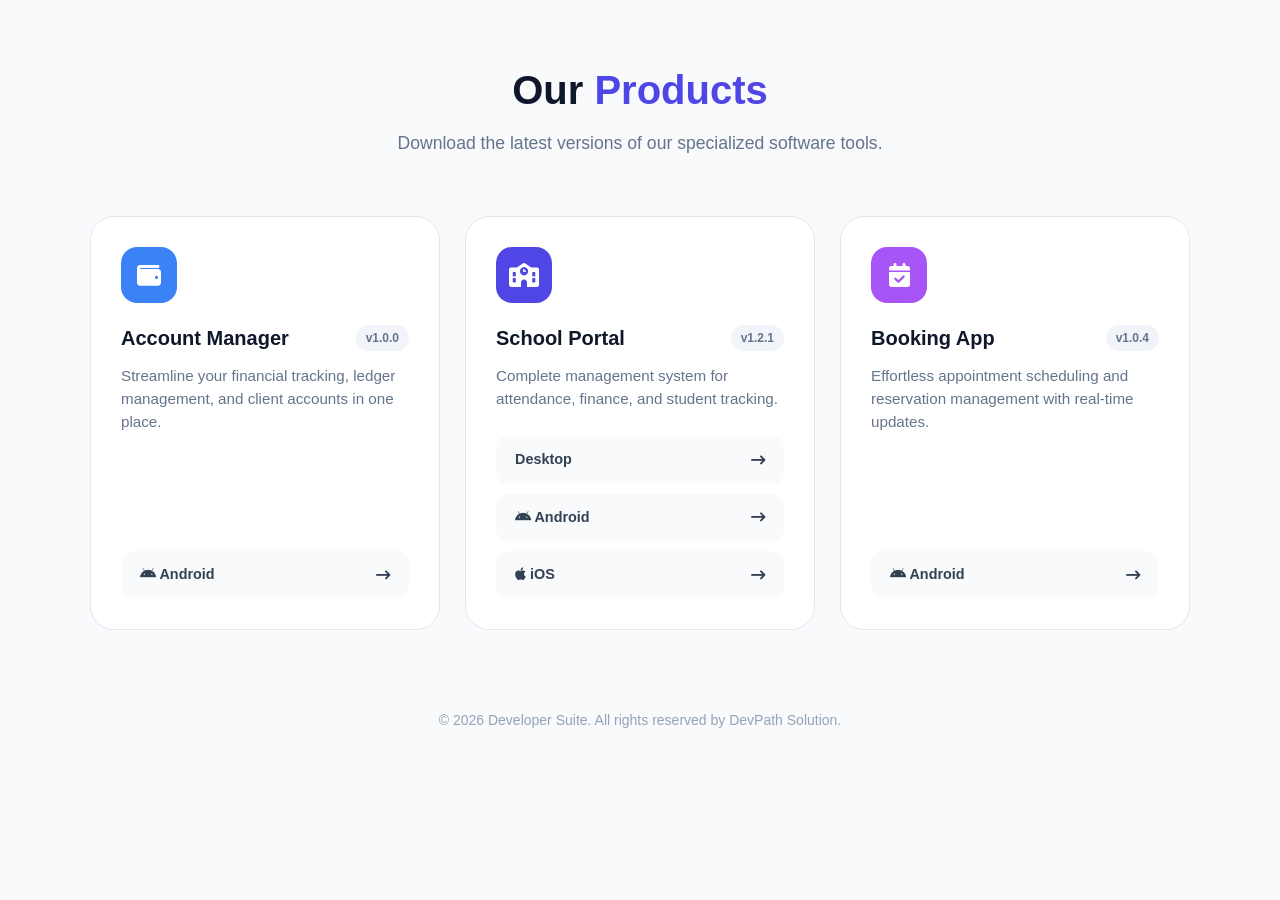
<file: DevPathProducts/index.html>
<!DOCTYPE html>
<html lang="en">
<head>
    <meta charset="UTF-8">
    <meta name="viewport" content="width=device-width, initial-scale=1.0">
    <title>Product Downloads | Developer Suite</title>
    <style>
        :root {
            --primary: #4f46e5;
            --bg-light: #f8fafc;
            --text-dark: #0f172a;
            --text-muted: #64748b;
            --white: #ffffff;
        }

        * { margin: 0; padding: 0; box-sizing: border-box; }

        body {
            font-family: 'Inter', -apple-system, sans-serif;
            background-color: var(--bg-light);
            color: var(--text-dark);
            line-height: 1.5;
            padding: 60px 20px;
        }

        .container { max-width: 1100px; margin: 0 auto; }

        header { text-align: center; margin-bottom: 60px; }
        header h1 { font-size: 2.5rem; font-weight: 800; margin-bottom: 10px; }
        header h1 span { color: var(--primary); }
        header p { color: var(--text-muted); font-size: 1.1rem; }

        #product-grid {
            display: grid;
            grid-template-columns: repeat(auto-fit, minmax(320px, 1fr));
            gap: 25px;
        }

        .card {
            background: var(--white);
            border: 1px solid #e2e8f0;
            padding: 30px;
            border-radius: 24px;
            transition: all 0.3s ease;
            display: flex;
            flex-direction: column;
        }

        .card:hover {
            transform: translateY(-5px);
            box-shadow: 0 20px 25px -5px rgba(0, 0, 0, 0.1);
        }

        .icon-box {
            width: 56px;
            height: 56px;
            border-radius: 16px;
            display: flex;
            align-items: center;
            justify-content: center;
            font-size: 24px;
            color: white;
            margin-bottom: 20px;
        }

        .card-header {
            display: flex;
            justify-content: space-between;
            align-items: center;
            margin-bottom: 12px;
        }

        .card-header h3 { font-size: 1.25rem; font-weight: 700; }

        .version-tag {
            font-size: 0.75rem;
            background: #f1f5f9;
            padding: 4px 10px;
            border-radius: 99px;
            color: var(--text-muted);
            font-weight: 600;
        }

        .description {
            color: var(--text-muted);
            font-size: 0.95rem;
            margin-bottom: 25px;
            flex-grow: 1;
        }

        .btn-group { display: flex; flex-direction: column; gap: 10px; }

        .btn {
            text-decoration: none;
            display: flex;
            align-items: center;
            justify-content: space-between;
            padding: 12px 18px;
            background: #f8fafc;
            border-radius: 12px;
            color: #334155;
            font-weight: 600;
            font-size: 0.9rem;
            transition: all 0.2s ease;
            border: 1px solid transparent;
        }

        .btn:hover {
            background: var(--primary);
            color: white;
        }

        footer { text-align: center; margin-top: 80px; color: #94a3b8; font-size: 0.875rem; }
    </style>
    <link rel="stylesheet" href="https://cdnjs.cloudflare.com/ajax/libs/font-awesome/6.4.0/css/all.min.css">
</head>
<body>

    <div class="container">
        <header>
            <h1>Our <span>Products</span></h1>
            <p>Download the latest versions of our specialized software tools.</p>
        </header>

        <div id="product-grid">
            <!-- Content loaded via JavaScript -->
        </div>

        <footer>
            <p>© 2026 Developer Suite. All rights reserved by DevPath Solution.</p>
        </footer>
    </div>

    <script>
        async function loadProducts() {
            try {
                const response = await fetch('products.json');
                const products = await response.json();
                renderProducts(products);
            } catch (err) {
                console.error('Error loading products:', err);
            }
        }

        function renderProducts(products) {
            const grid = document.getElementById('product-grid');
            grid.innerHTML = products.map(product => `
                <div class="card">
                    <div class="icon-box" style="background-color: ${product.color}">
                        <i class="fa-solid ${product.icon}"></i>
                    </div>
                    <div class="card-header">
                        <h3>${product.name}</h3>
                        <span class="version-tag">v${product.version}</span>
                    </div>
                    <p class="description">${product.description}</p>
                    <div class="btn-group">
                        ${product.downloads.map(dl => `
                            <a href="${dl.url}" class="btn">
                                <span><i class="${dl.icon}"></i> ${dl.platform}</span>
                                <i class="fa-solid fa-arrow-right-long"></i>
                            </a>
                        `).join('')}
                    </div>
                </div>
            `).join('');
        }

        loadProducts();
    </script>
</body>
</html>
</file>
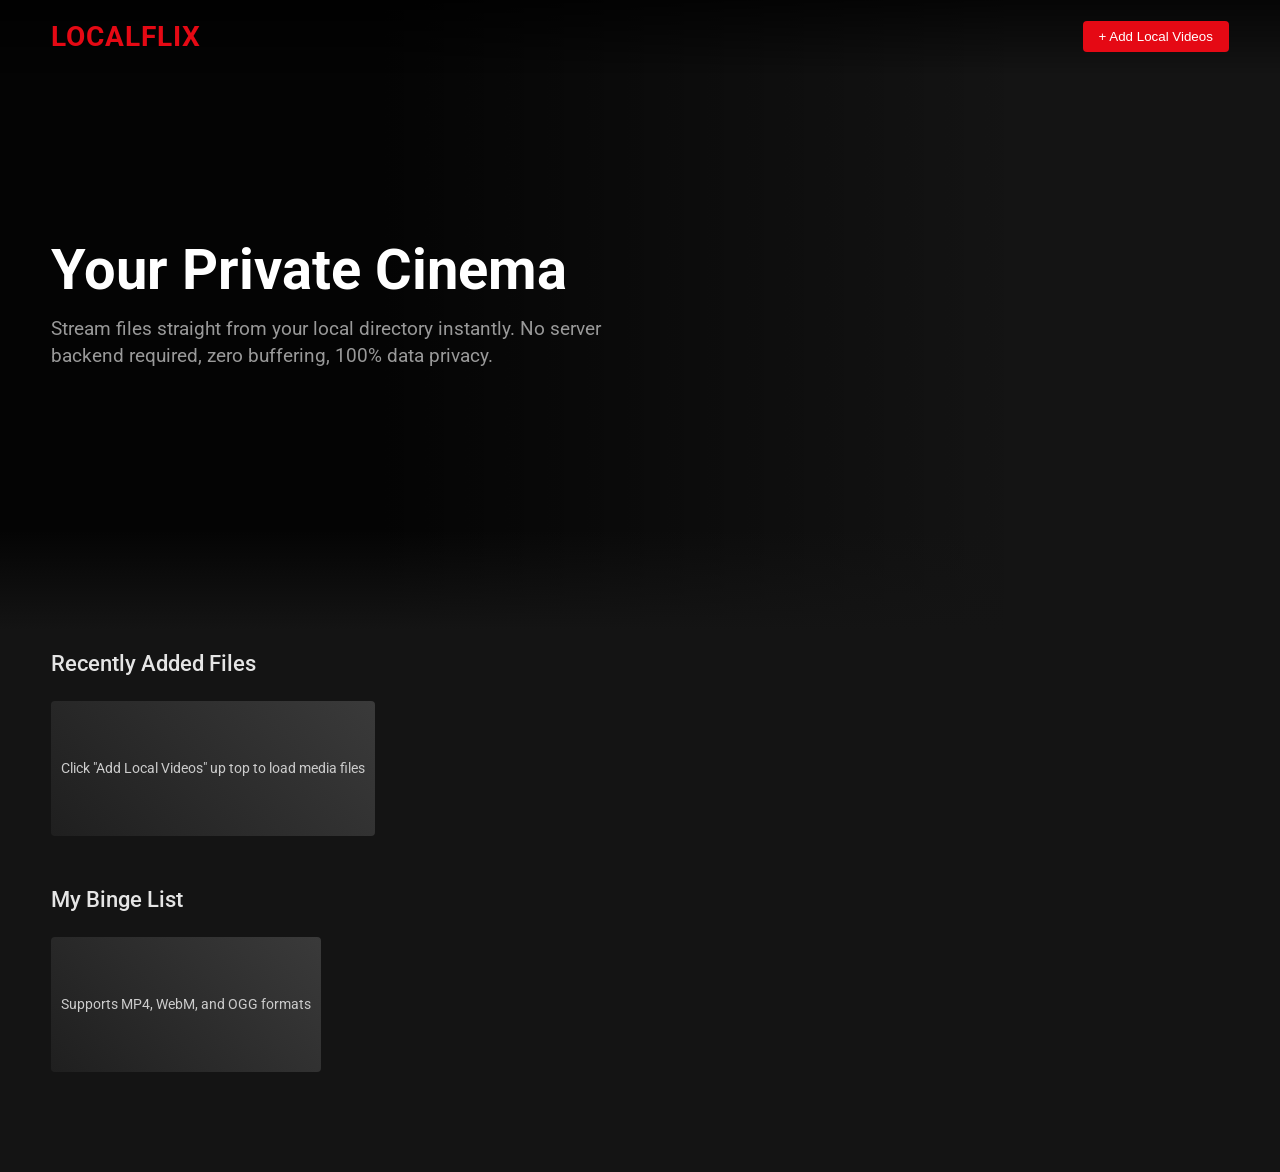
<file: MovieFlix/index.html>
<!DOCTYPE html>
<html lang="en">
<head>
    <meta charset="UTF-8">
    <meta name="viewport" content="width=device-width, initial-scale=1.0">
    <title>LocalFlix</title>
    <link href="https://fonts.googleapis.com/css2?family=Roboto:wght@300;400;500;700&display=swap" rel="stylesheet">
    <style>
        :root {
            --background-color: #141414;
            --text-color: #fff;
            --primary-red: #E50914;
            --card-width: 240px;
            --card-height: 135px;
        }

        * {
            box-sizing: border-box;
            margin: 0;
            padding: 0;
        }

        body {
            font-family: 'Roboto', sans-serif;
            background-color: var(--background-color);
            color: var(--text-color);
            overflow-x: hidden;
            padding-bottom: 50px;
        }

        /* --- NAVBAR --- */
        .navbar {
            position: fixed;
            top: 0;
            width: 100%;
            z-index: 1000;
            display: flex;
            justify-content: space-between;
            align-items: center;
            padding: 20px 4%;
            background: linear-gradient(to bottom, rgba(0,0,0,0.7) 0%, rgba(0,0,0,0) 100%);
            transition: background 0.3s ease;
        }

        .navbar.scrolled {
            background-color: #141414;
        }

        .logo {
            color: var(--primary-red);
            font-size: 28px;
            font-weight: 700;
            letter-spacing: 1px;
            text-transform: uppercase;
        }

        .file-upload-btn {
            background-color: var(--primary-red);
            color: white;
            border: none;
            padding: 8px 16px;
            font-weight: 500;
            border-radius: 4px;
            cursor: pointer;
            transition: background 0.2s;
        }

        .file-upload-btn:hover {
            background-color: #b80710;
        }

        #fileInput {
            display: none;
        }

        /* --- HERO BILLBOARD --- */
        .billboard {
            position: relative;
            height: 70vh;
            background: linear-gradient(to right, rgba(0,0,0,0.8) 30%, rgba(0,0,0,0) 80%), 
                        url('https://images.unsplash.com/photo-1536440136628-849c177e76a1?q=80&w=1925&auto=format&fit=crop') no-repeat center center/cover;
            display: flex;
            align-items: center;
            padding: 0 4%;
            margin-bottom: 20px;
        }

        .billboard::after {
            content: '';
            position: absolute;
            bottom: 0;
            left: 0;
            width: 100%;
            height: 100px;
            background: linear-gradient(to top, var(--background-color), transparent);
        }

        .billboard-content {
            max-width: 600px;
            z-index: 2;
        }

        .billboard-title {
            font-size: 3.5rem;
            font-weight: 700;
            margin-bottom: 15px;
            line-height: 1.1;
        }

        .billboard-desc {
            font-size: 1.2rem;
            margin-bottom: 20px;
            color: #999;
            line-height: 1.4;
        }

        /* --- VIDEO ROWS --- */
        .category-row {
            padding: 0 4%;
            margin-bottom: 40px;
        }

        .row-title {
            font-size: 1.4rem;
            font-weight: 500;
            margin-bottom: 15px;
            color: #e5e5e5;
        }

        .card-container {
            display: flex;
            gap: 10px;
            overflow-x: auto;
            padding: 10px 0;
            scroll-behavior: smooth;
        }

        .card-container::-webkit-scrollbar {
            display: none; /* Hide scrollbar for clean look */
        }

        .video-card {
            min-width: var(--card-width);
            height: var(--card-height);
            background-color: #2f2f2f;
            border-radius: 4px;
            overflow: hidden;
            cursor: pointer;
            position: relative;
            transition: transform 0.3s ease;
        }

        .video-card:hover {
            transform: scale(1.08);
            z-index: 10;
        }

        .video-card .placeholder-thumb {
            width: 100%;
            height: 100%;
            background: linear-gradient(45deg, #1f1f1f, #3a3a3a);
            display: flex;
            align-items: center;
            justify-content: center;
            font-size: 0.9rem;
            padding: 10px;
            text-align: center;
            color: #ccc;
        }

        .video-card .card-metadata {
            position: absolute;
            bottom: 0;
            left: 0;
            width: 100%;
            padding: 10px;
            background: linear-gradient(to top, rgba(0,0,0,0.9), transparent);
            font-size: 0.85rem;
            opacity: 0;
            transition: opacity 0.2s ease;
        }

        .video-card:hover .card-metadata {
            opacity: 1;
        }

        /* --- THEATER MODAL PLAYER --- */
        .video-modal {
            display: none;
            position: fixed;
            top: 0;
            left: 0;
            width: 100%;
            height: 100%;
            background-color: rgba(0,0,0,0.95);
            z-index: 2000;
            justify-content: center;
            align-items: center;
        }

        .modal-content {
            position: relative;
            width: 80%;
            max-width: 900px;
            background: #000;
            border-radius: 6px;
            overflow: hidden;
        }

        .modal-content video {
            width: 100%;
            display: block;
            aspect-ratio: 16/9;
        }

        .close-modal {
            position: absolute;
            top: 15px;
            right: 20px;
            color: #fff;
            font-size: 30px;
            font-weight: bold;
            cursor: pointer;
            z-index: 2001;
            transition: color 0.2s;
        }

        .close-modal:hover {
            color: var(--primary-red);
        }
    </style>
</head>
<body>

    <header class="navbar" id="navbar">
        <div class="logo">LocalFlix</div>
        <div>
            <button class="file-upload-btn" onclick="document.getElementById('fileInput').click()">+ Add Local Videos</button>
            <input type="file" id="fileInput" accept="video/*" multiple>
        </div>
    </header>

    <section class="billboard">
        <div class="billboard-content">
            <h1 class="billboard-title">Your Private Cinema</h1>
            <p class="billboard-desc">Stream files straight from your local directory instantly. No server backend required, zero buffering, 100% data privacy.</p>
        </div>
    </section>

    <main>
        <div class="category-row">
            <h2 class="row-title">Recently Added Files</h2>
            <div class="card-container" id="recentContainer">
                <div class="video-card" onclick="document.getElementById('fileInput').click()">
                    <div class="placeholder-thumb">Click "Add Local Videos" up top to load media files</div>
                </div>
            </div>
        </div>

        <div class="category-row">
            <h2 class="row-title">My Binge List</h2>
            <div class="card-container" id="bingeContainer">
                 <div class="video-card" onclick="document.getElementById('fileInput').click()">
                    <div class="placeholder-thumb">Supports MP4, WebM, and OGG formats</div>
                </div>
            </div>
        </div>
    </main>

    <div class="video-modal" id="videoModal">
        <span class="close-modal" id="closeModal">&times;</span>
        <div class="modal-content">
            <video id="player" controls autoplay></video>
        </div>
    </div>

    <script>
        // DOM Elements
        const navbar = document.getElementById('navbar');
        const fileInput = document.getElementById('fileInput');
        const recentContainer = document.getElementById('recentContainer');
        const bingeContainer = document.getElementById('bingeContainer');
        const videoModal = document.getElementById('videoModal');
        const player = document.getElementById('player');
        const closeModal = document.getElementById('closeModal');

        // Transition navbar styling on scroll
        window.addEventListener('scroll', () => {
            if (window.scrollY > 20) {
                navbar.classList.add('scrolled');
            } else {
                navbar.classList.remove('scrolled');
            }
        });

        // Listen for locally loaded video files
        fileInput.addEventListener('change', function(event) {
            const files = Array.from(event.target.files);
            if (files.length === 0) return;

            // Clear defaults placeholders on first true import
            recentContainer.innerHTML = '';
            bingeContainer.innerHTML = '';

            files.forEach((file, index) => {
                // Generate a local browser blob DOM URI for the video asset
                const fileURL = URL.createObjectURL(file);
                // Extract and clean up names for presentation
                const cleanName = file.name.replace(/\.[^/.]+$/, ""); 

                // Generate a streaming card
                const card = createVideoCard(cleanName, fileURL);

                // Alternately distribute videos across lanes to simulate categories
                if (index % 2 === 0) {
                    recentContainer.appendChild(card);
                } else {
                    bingeContainer.appendChild(card);
                }
            });
        });

        // Factory function to build interactive UI cards
        function createVideoCard(title, url) {
            const card = document.createElement('div');
            card.className = 'video-card';
            
            card.innerHTML = `
                <div class="placeholder-thumb">🎬</div>
                <div class="card-metadata">
                    <strong>${title}</strong>
                </div>
            `;

            // Active video playback injection on trigger interaction
            card.addEventListener('click', () => {
                player.src = url;
                videoModal.style.display = 'flex';
                player.play();
            });

            return card;
        }

        // Close and clean up the active streaming viewport context
        closeModal.addEventListener('click', () => {
            videoModal.style.display = 'none';
            player.pause();
            player.src = ''; // Flush active RAM buffer instance
        });

        // Close on clicking outside the container layout window frame wrapper boundary boundaries
        videoModal.addEventListener('click', (e) => {
            if (e.target === videoModal) {
                videoModal.style.display = 'none';
                player.pause();
                player.src = '';
            }
        });
    </script>
</body>
</html>
</file>
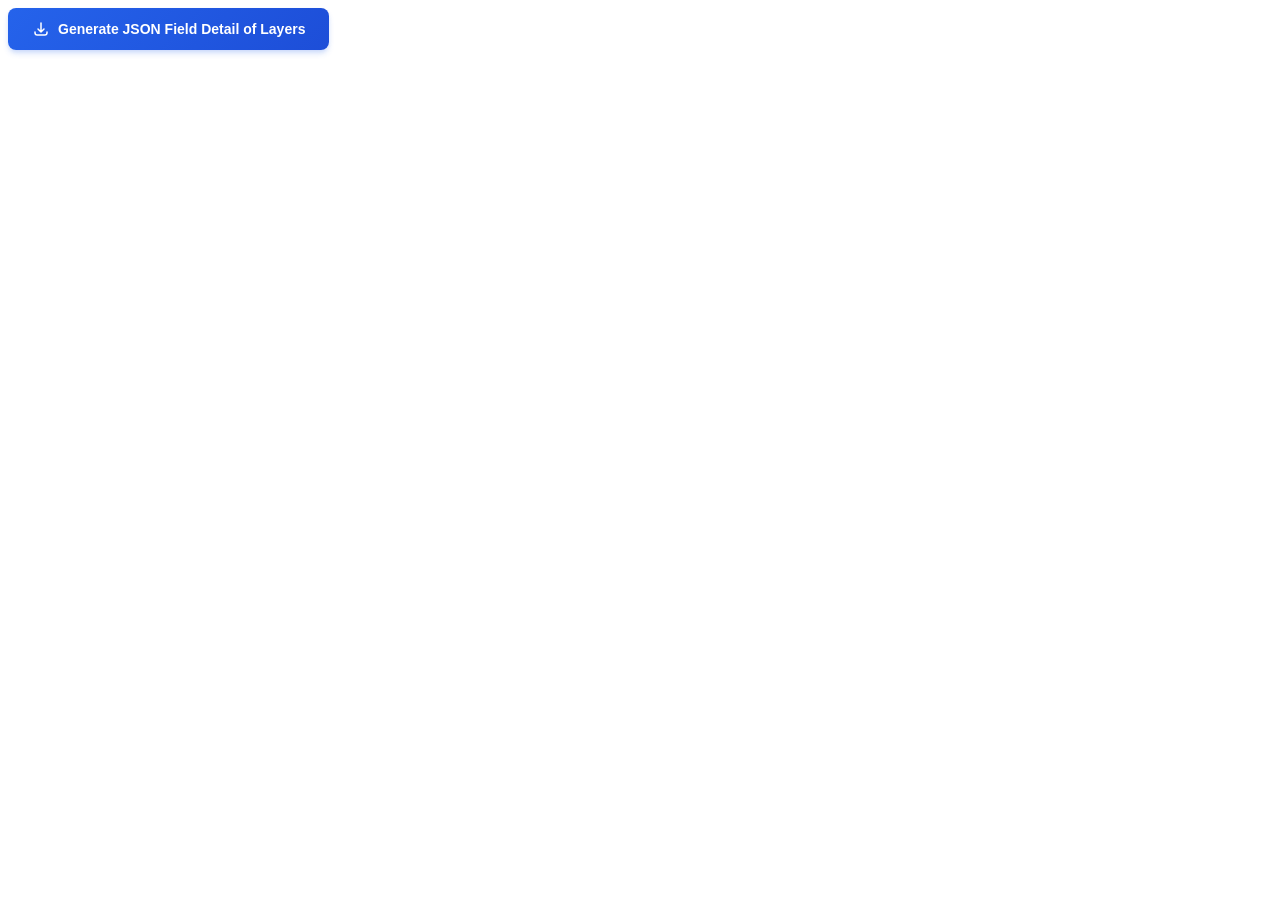
<file: Geoserver/fetchGeoserverLayerField.html>
<!DOCTYPE html>
<html lang="en">

<head>
    <meta charset="UTF-8">
    <meta name="viewport" content="width=device-width, initial-scale=1.0">
    <title>Geoserver Layer Field Generator</title>
    <style>
        /*Button*/
        .btn-gis-gradient {
            background: linear-gradient(135deg, #2563eb, #1d4ed8);
            color: white;
            font-family: 'Segoe UI', Tahoma, Geneva, Verdana, sans-serif;
            font-size: 14px;
            font-weight: 600;
            padding: 12px 24px;
            border: none;
            border-radius: 8px;
            cursor: pointer;
            display: inline-flex;
            align-items: center;
            gap: 8px;
            box-shadow: 0 4px 6px -1px rgba(37, 99, 235, 0.2), 0 2px 4px -1px rgba(37, 99, 235, 0.1);
            transition: all 0.2s ease-in-out;
        }

        .btn-gis-gradient:hover {
            background: linear-gradient(135deg, #1d4ed8, #1e40af);
            transform: translateY(-2px);
            box-shadow: 0 10px 15px -3px rgba(37, 99, 235, 0.3);
        }

        .btn-gis-gradient:active {
            transform: translateY(0);
        }

        .icon {
            width: 18px;
            height: 18px;
        }



        /*Loader*/
        .loader-container {
            display: none;
            align-items: center;
            gap: 12px;
            font-family: system-ui, -apple-system, sans-serif;
            color: #334155;
            font-size: 14px;
        }

        .spinner-inline {
            width: 20px;
            height: 20px;
            border: 3px solid #e2e8f0;
            border-top-color: #2563eb;
            /* Matches the Blue Theme */
            border-radius: 50%;
            animation: spin 0.8s linear infinite;
        }

        @keyframes spin {
            to {
                transform: rotate(360deg);
            }
        }
    </style>
</head>

<body>

    <button type="button" class="btn-gis-gradient" onclick="takeAction()">
        <svg class="icon" fill="none" stroke="currentColor" viewBox="0 0 24 24" xmlns="http://www.w3.org/2000/svg">
            <path stroke-linecap="round" stroke-linejoin="round" stroke-width="2"
                d="M4 16v1a3 3 0 003 3h10a3 3 0 003-3v-1m-4-4l-4 4m0 0l-4-4m4 4V4"></path>
        </svg>
        Generate JSON Field Detail of Layers
    </button>

    <div class="loader-container" id="loader">
        <div class="spinner-inline"></div>
        <span>Fetching Layer Metadata...</span>
    </div>
    <script>
        const tocdata = JSON.parse("[{\"item\":[{\"id\":\"genesys_base_map\",\"url\":\"https://mapapi.genesysmap.com/app/tiles/{z}/{x}/{y}.png\",\"name\":\"ImageryLayers\",\"title\":\"Genesys Base Map\",\"dataId\":\"1\",\"extent\":{},\"checked\":true,\"options\":{},\"dataType\":\"wmts\",\"dataGroupId\":\"1\"},{\"id\":\"open_street_map\",\"url\":\"https://a.tile.openstreetmap.org/\",\"name\":\"ImageryLayers\",\"globe\":{\"baseColor\":\"WHITE\"},\"title\":\"Open Street Map\",\"dataId\":\"2\",\"extent\":{},\"checked\":true,\"options\":{},\"dataType\":\"openstreet\",\"layertype\":\"nobasemap\",\"dataGroupId\":\"1\"},{\"id\":\"dsm\",\"url\":\"http://203.112.156.34/seepz_geowebcache/seepz_dsm@EPSG:4326@png/{z}/{x}/{reverseY}.png\",\"name\":\"ImageryLayers\",\"index\":103,\"title\":\"DSM Layer\",\"dataId\":\"4\",\"extent\":{},\"layers\":\"seepz_poc:seepz_dsm\",\"checked\":false,\"options\":{\"format\":\"image/png\",\"version\":\"1.1.0\",\"transparent\":\"true\"},\"dataType\":\"tms\",\"dataGroupId\":\"1\"},{\"id\":\"ortho\",\"url\":\"http://203.112.156.34/seepz_geowebcache/seepz_ortho@EPSG:4326@png/{z}/{x}/{reverseY}.png\",\"name\":\"ImageryLayers\",\"index\":104,\"title\":\"ortho\",\"dataId\":\"5\",\"extent\":{},\"layers\":\"seepz_poc:seepz_Banglore_Cog\",\"checked\":false,\"options\":{\"format\":\"image/png\",\"version\":\"1.1.0\",\"transparent\":\"true\"},\"dataType\":\"tms\",\"dataGroupId\":\"1\"},{\"id\":\"land_use_land_cover\",\"url\":\"http://203.112.156.34/geoserver/seepz_poc/wms\",\"name\":\"ImageryLayers\",\"title\":\"Land Use Land Cover\",\"dataId\":\"12\",\"extent\":{},\"hidden\":false,\"layers\":\"seepz_poc:seepz_land_use_land_cover\",\"checked\":false,\"options\":{\"format\":\"image/png\",\"version\":\"1.1.0\",\"transparent\":\"true\"},\"dataType\":\"wms\",\"dataGroupId\":\"1\"},{\"id\":\"tree_clad_area\",\"url\":\"http://203.112.156.34/geoserver/seepz_poc/wms\",\"name\":\"ImageryLayers\",\"title\":\"Tree Clad Area\",\"dataId\":\"22\",\"extent\":{},\"hidden\":false,\"layers\":\"seepz_poc:seepz_tree_clad_area\",\"checked\":false,\"options\":{\"format\":\"image/png\",\"version\":\"1.1.0\",\"transparent\":\"true\"},\"dataType\":\"wms\",\"dataGroupId\":\"1\"},{\"id\":\"building\",\"url\":\"http://203.112.156.34/geoserver/seepz_poc/wms\",\"name\":\"ImageryLayers\",\"title\":\"Building Footprint\",\"dataId\":\"6\",\"extent\":{},\"hidden\":false,\"layers\":\"seepz_poc:seepz_building\",\"checked\":true,\"options\":{\"format\":\"image/png\",\"version\":\"1.1.0\",\"transparent\":\"true\"},\"dataType\":\"wms\",\"dataGroupId\":\"1\"},{\"id\":\"cell_tower_wifi_hotspots_public\",\"url\":\"http://203.112.156.34/geoserver/seepz_poc/wms\",\"name\":\"ImageryLayers\",\"title\":\"Cell Tower Wifi Hotspots Public\",\"dataId\":\"10\",\"extent\":{},\"hidden\":false,\"layers\":\"seepz_poc:seepz_cell_tower_wifi_hotspots_public\",\"checked\":false,\"options\":{\"format\":\"image/png\",\"version\":\"1.1.0\",\"transparent\":\"true\"},\"dataType\":\"wms\",\"dataGroupId\":\"1\"},{\"id\":\"community_toilet_point\",\"url\":\"http://203.112.156.34/geoserver/seepz_poc/wms\",\"name\":\"ImageryLayers\",\"title\":\"Community Toilet Point\",\"dataId\":\"11\",\"extent\":{},\"hidden\":false,\"layers\":\"seepz_poc:seepz_community_toilet_point\",\"checked\":false,\"options\":{\"format\":\"image/png\",\"version\":\"1.1.0\",\"transparent\":\"true\"},\"dataType\":\"wms\",\"dataGroupId\":\"1\"},{\"id\":\"fire_station_points\",\"url\":\"http://203.112.156.34/geoserver/seepz_poc/wms\",\"name\":\"ImageryLayers\",\"title\":\"Fire Station\",\"dataId\":\"13\",\"extent\":{},\"hidden\":false,\"layers\":\"seepz_poc:seepz_fire_station_points\",\"checked\":false,\"options\":{\"format\":\"image/png\",\"version\":\"1.1.0\",\"transparent\":\"true\"},\"dataType\":\"wms\",\"dataGroupId\":\"1\"},{\"id\":\"garbage_collection_points\",\"url\":\"http://203.112.156.34/geoserver/seepz_poc/wms\",\"name\":\"ImageryLayers\",\"title\":\"Garbage Collection Point\",\"dataId\":\"14\",\"extent\":{},\"hidden\":false,\"layers\":\"seepz_poc:seepz_garbage_collection_points\",\"checked\":false,\"options\":{\"format\":\"image/png\",\"version\":\"1.1.0\",\"transparent\":\"true\"},\"dataType\":\"wms\",\"dataGroupId\":\"1\"},{\"id\":\"road_line\",\"url\":\"http://203.112.156.34/geoserver/seepz_poc/wms\",\"name\":\"ImageryLayers\",\"title\":\"Road Line\",\"dataId\":\"15\",\"extent\":{},\"hidden\":false,\"layers\":\"seepz_poc:seepz_road_line\",\"checked\":false,\"options\":{\"format\":\"image/png\",\"version\":\"1.1.0\",\"transparent\":\"true\"},\"dataType\":\"wms\",\"dataGroupId\":\"1\"},{\"id\":\"road_polygon\",\"url\":\"http://203.112.156.34/geoserver/seepz_poc/wms\",\"name\":\"ImageryLayers\",\"title\":\"Road Polygon\",\"dataId\":\"16\",\"extent\":{},\"hidden\":false,\"layers\":\"seepz_poc:seepz_road_polygon\",\"checked\":false,\"options\":{\"format\":\"image/png\",\"version\":\"1.1.0\",\"transparent\":\"true\"},\"dataType\":\"wms\",\"dataGroupId\":\"1\"},{\"id\":\"frames\",\"url\":\"http://203.112.156.34/geoserver/seepz_poc/wms\",\"name\":\"ImageryLayers\",\"index\":86,\"title\":\"Pano_Points\",\"dataId\":\"3\",\"extent\":{},\"hidden\":false,\"layers\":\"seepz_poc:seepz_pano_points\",\"checked\":false,\"options\":{\"format\":\"image/png\",\"version\":\"1.1.0\",\"transparent\":\"true\"},\"dataType\":\"wms\",\"dataGroupId\":\"1\"},{\"id\":\"sewerage_network_points\",\"url\":\"http://203.112.156.34/geoserver/seepz_poc/wms\",\"name\":\"ImageryLayers\",\"title\":\"Sewerage Network Points\",\"dataId\":\"28\",\"extent\":{},\"hidden\":false,\"layers\":\"seepz_poc:seepz_sewerage_network_points\",\"checked\":false,\"options\":{\"format\":\"image/png\",\"version\":\"1.1.0\",\"transparent\":\"true\"},\"dataType\":\"wms\",\"dataGroupId\":\"1\"},{\"id\":\"storm_water_drainage_network_points\",\"url\":\"http://203.112.156.34/geoserver/seepz_poc/wms\",\"name\":\"ImageryLayers\",\"title\":\"Strom Water Drainage Network Points\",\"dataId\":\"20\",\"extent\":{},\"hidden\":false,\"layers\":\"seepz_poc:seepz_storm_water_drainage_network_points\",\"checked\":false,\"options\":{\"format\":\"image/png\",\"version\":\"1.1.0\",\"transparent\":\"true\"},\"dataType\":\"wms\",\"dataGroupId\":\"1\"},{\"id\":\"tree\",\"url\":\"http://203.112.156.34/geoserver/seepz_poc/wms\",\"name\":\"ImageryLayers\",\"title\":\"Tree\",\"dataId\":\"21\",\"extent\":{},\"hidden\":false,\"layers\":\"seepz_poc:seepz_tree\",\"checked\":false,\"options\":{\"format\":\"image/png\",\"version\":\"1.1.0\",\"transparent\":\"true\"},\"dataType\":\"wms\",\"dataGroupId\":\"1\"},{\"id\":\"water_supply_network_points\",\"url\":\"http://203.112.156.34/geoserver/seepz_poc/wms\",\"name\":\"ImageryLayers\",\"title\":\"Water Supply Network Points\",\"dataId\":\"23\",\"extent\":{},\"hidden\":false,\"layers\":\"seepz_poc:seepz_water_supply_network_points\",\"checked\":false,\"options\":{\"format\":\"image/png\",\"version\":\"1.1.0\",\"transparent\":\"true\"},\"dataType\":\"wms\",\"dataGroupId\":\"1\"},{\"id\":\"water_bodies_polygon\",\"url\":\"http://203.112.156.34/geoserver/seepz_poc/wms\",\"name\":\"ImageryLayers\",\"title\":\"Water Bodies Polygon\",\"dataId\":\"24\",\"extent\":{},\"hidden\":false,\"layers\":\"seepz_poc:seepz_water_bodies_polygon\",\"checked\":false,\"options\":{\"format\":\"image/png\",\"version\":\"1.1.0\",\"transparent\":\"true\"},\"dataType\":\"wms\",\"dataGroupId\":\"1\"},{\"id\":\"power_supply_network_points\",\"url\":\"http://203.112.156.34/geoserver/seepz_poc/wms\",\"name\":\"ImageryLayers\",\"title\":\"Power Supply Network Point\",\"dataId\":\"25\",\"extent\":{},\"hidden\":false,\"layers\":\"seepz_poc:seepz_power_supply_network_points\",\"checked\":false,\"options\":{\"format\":\"image/png\",\"version\":\"1.1.0\",\"transparent\":\"true\"},\"dataType\":\"wms\",\"dataGroupId\":\"1\"},{\"id\":\"other_point\",\"url\":\"http://203.112.156.34/geoserver/seepz_poc/wms\",\"name\":\"ImageryLayers\",\"title\":\"Other Point\",\"dataId\":\"26\",\"extent\":{},\"hidden\":false,\"layers\":\"seepz_poc:seepz_other_point\",\"checked\":false,\"options\":{\"format\":\"image/png\",\"version\":\"1.1.0\",\"transparent\":\"true\"},\"dataType\":\"wms\",\"dataGroupId\":\"1\"}],\"name\":\"Layer\",\"title\":\"Layers\",\"bodyId\":\"baselayer_container\",\"checked\":true,\"buttonID\":\"baselayer_btn\"},{\"item\":[{\"id\":\"mesh\",\"lat\":19.12545,\"lng\":72.87685,\"url\":\"/seepz_mesh/3dtiles.json\",\"name\":\"data\",\"title\":\"Seepz Mesh\",\"dataId\":\"101\",\"height\":100,\"dataType\":\"mesh\",\"dataGroupId\":\"2\"}],\"name\":\"Model\",\"title\":\"3D Mesh\",\"bodyId\":\"model_container\",\"checked\":false,\"buttonID\":\"model_btn\"},{\"item\":[{\"id\":\"terrain\",\"url\":\"http://203.112.156.34/seepz_dem\",\"name\":\"Terrain\",\"title\":\"DEM Layer\",\"dataId\":\"1\",\"dataType\":\"terrain\",\"layertype\":\"terrain\",\"dataGroupId\":\"3\"}],\"name\":\"Terrain\",\"title\":\"Terrain\",\"bodyId\":\"terrain_container\",\"checked\":true,\"buttonID\":\"terrain_btn\"}]");
        const total = tocdata && tocdata[0].item.length;
        function takeAction() {
            document.getElementById("loader").style.display = 'inline-flex';
            tocdata[0].item.forEach((element, index) => {
                if (element.dataType == "wms") {
                    const url = `http://203.112.156.34/geoserver/wfs?service=WFS&version=1.1.0&request=DescribeFeatureType&typeName=${element.layers}&outputFormat=application/json`;
                    fetchLayerFields(url, index);
                }
            });
        }

        async function fetchLayerFields(url, index) {
            const res = await fetch(url)
                .then(response => {
                    if (!response.ok) {
                        throw new Error(`HTTP error! status: ${response.status}`);
                    }
                    return response.json();
                })
                .then(data => {
                    return data;
                })
                .catch(error => {
                    console.error('Error fetching data:', error);
                });

            if (res) {
                formatLayerData(res, index)
            }
        }

        const layerFieldDetail = [];
        function formatLayerData(geoserverResponse, index) {
            const featureType = geoserverResponse?.featureTypes?.[0];

            if (!featureType) {
                return null;
            }
            const displayName = featureType.typeName;
            const fields = featureType.properties
                .filter(prop => prop.localType !== 'Geometry' && prop.name !== 'geom')
                .map(prop => [{fieldName: prop.name, fieldType:prop.localType}]);

            layerFieldDetail.push({
                "display_name": displayName,
                "layer_name": featureType.typeName,
                "field_name": [...fields].map((field)=> field[0]),
                "outfield": [...fields].map((field)=> field[0].fieldName) // Creates a copy of the fields array
            });
            if (total - 1 == index) {
                downloadJSON(layerFieldDetail);
            }
        }


        function downloadJSON(data, filename = 'geoserver_layers_config.json') {
            const jsonString = JSON.stringify(data, null, 2);

            const blob = new Blob([jsonString], { type: 'application/json' });

            const link = document.createElement('a');
            link.href = URL.createObjectURL(blob);
            link.download = filename;

            document.body.appendChild(link);
            link.click();
            document.body.removeChild(link);

            URL.revokeObjectURL(link.href);
            document.getElementById("loader").style.display = 'none';
        }



        //Option 2
        //Integrate Directly into your Async Pipeline
        // async function generateAndSaveConfig() {
        //     try {
        //         const urls = [ /* your 17 geoserver layer URLs */];

        //         // 1. Map all URLs to your fetch and format logic
        //         const layerPromises = urls.map(url => fetchAndFormatLayer(url, extractLayerName(url)));
        //         const resolvedConfigs = await Promise.all(layerPromises);

        //         // 2. Flatten the array of arrays into a single array containing the 17 objects
        //         const finalConfigArray = resolvedConfigs.flat().filter(Boolean);

        //         console.log("Processing complete. Triggering download...", finalConfigArray);

        //         // 3. Pass the array directly to download it as a file
        //         downloadJSON(finalConfigArray, 'seepz_layers_manifest.json');

        //     } catch (error) {
        //         console.error("Failed to generate configurations:", error);
        //     }
        // }






        //Option 3
        //Quick Save Directly from Browser Console
        // (function(data) {
        //     const blob = new Blob([JSON.stringify(data, null, 2)], {type : 'application/json'});
        //     const a = document.createElement('a');
        //     a.href = URL.createObjectURL(blob);
        //     a.download = 'layers_backup.json';
        //     a.click();
        // })(temp1);

    </script>
</body>

</html>
</file>
